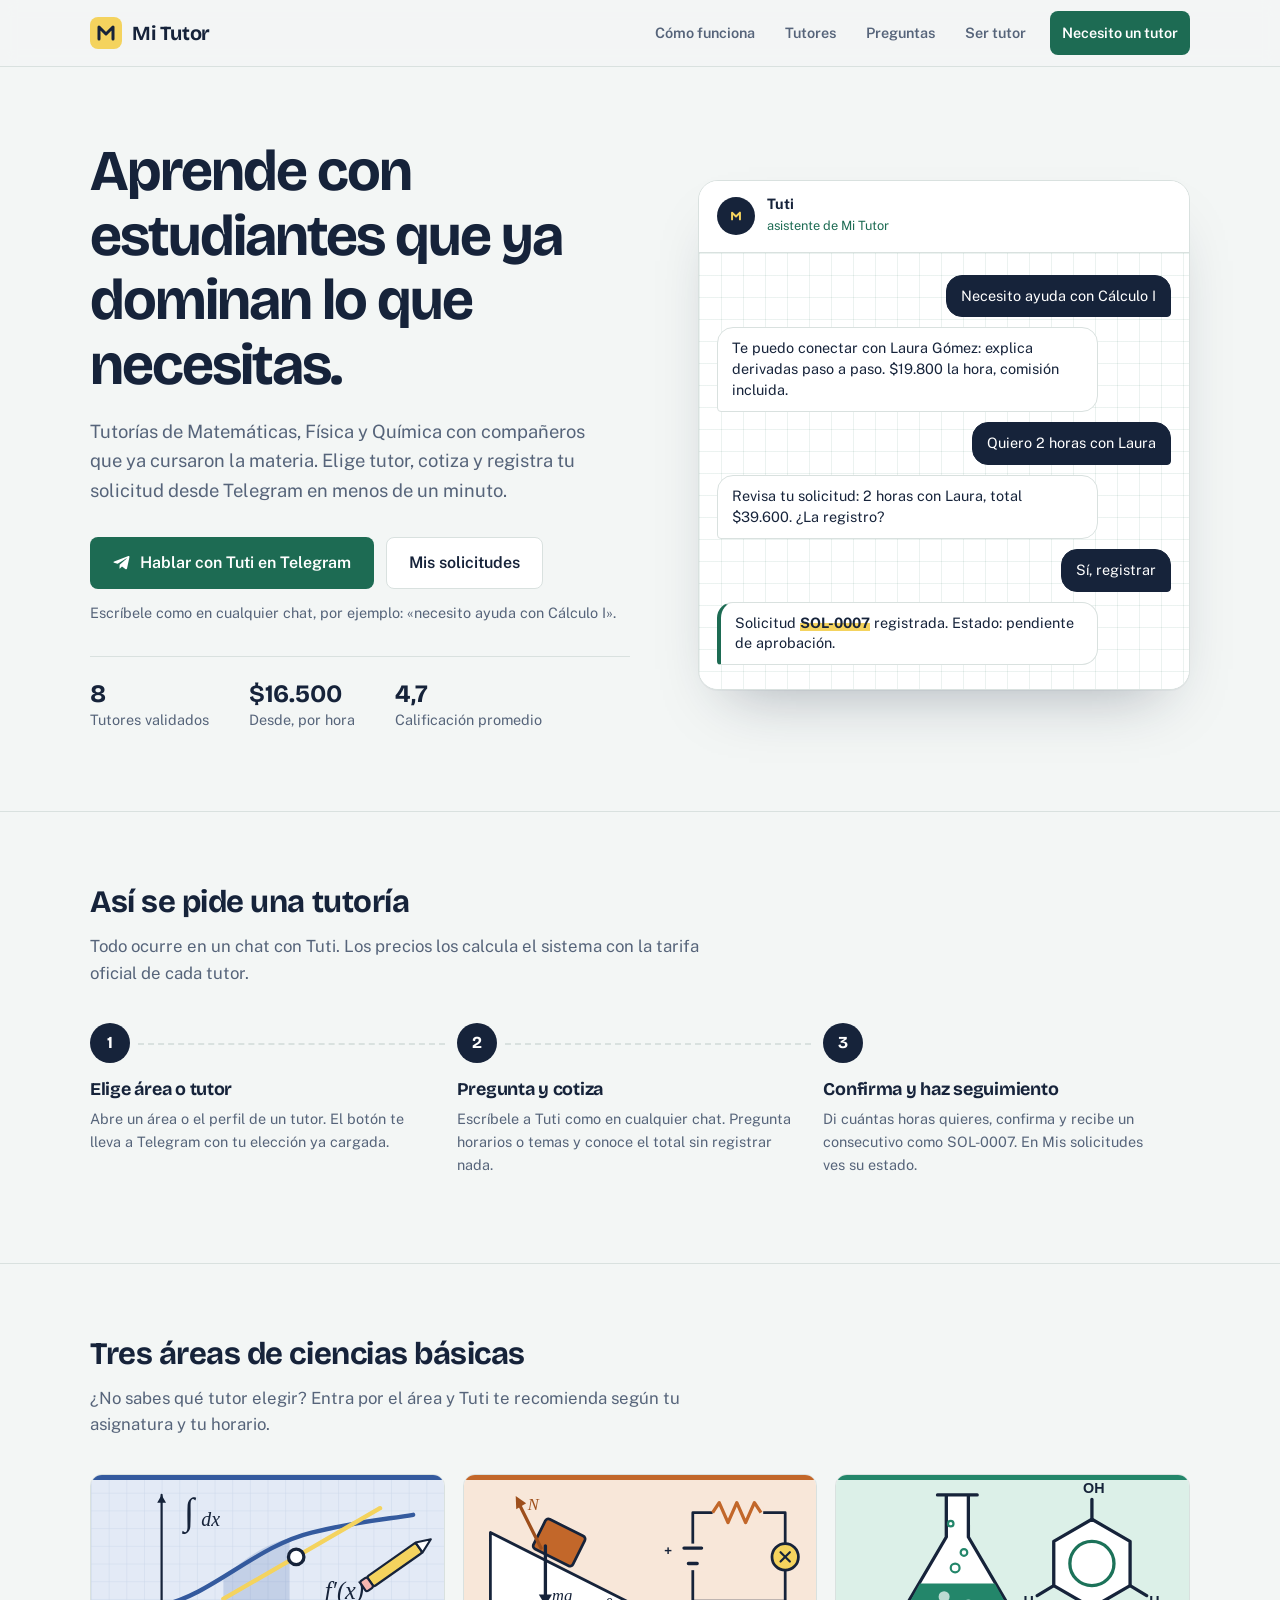
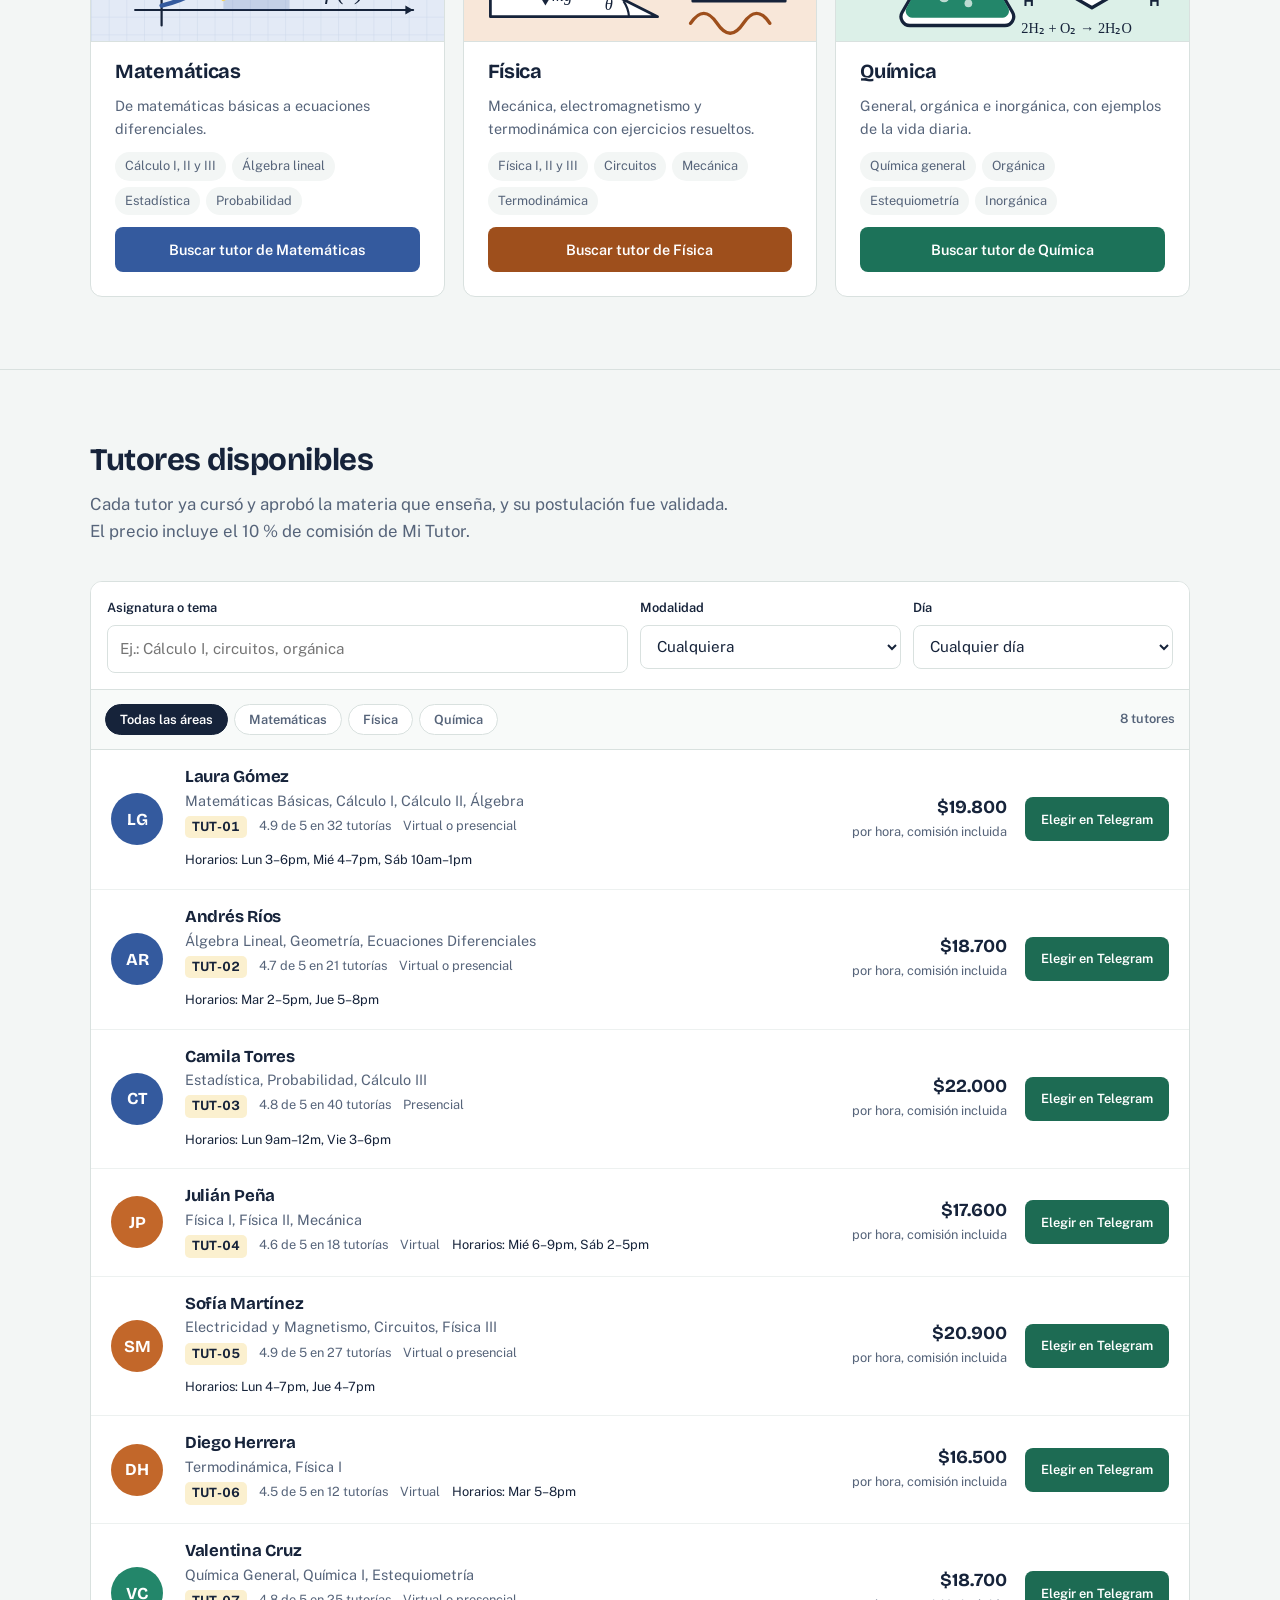
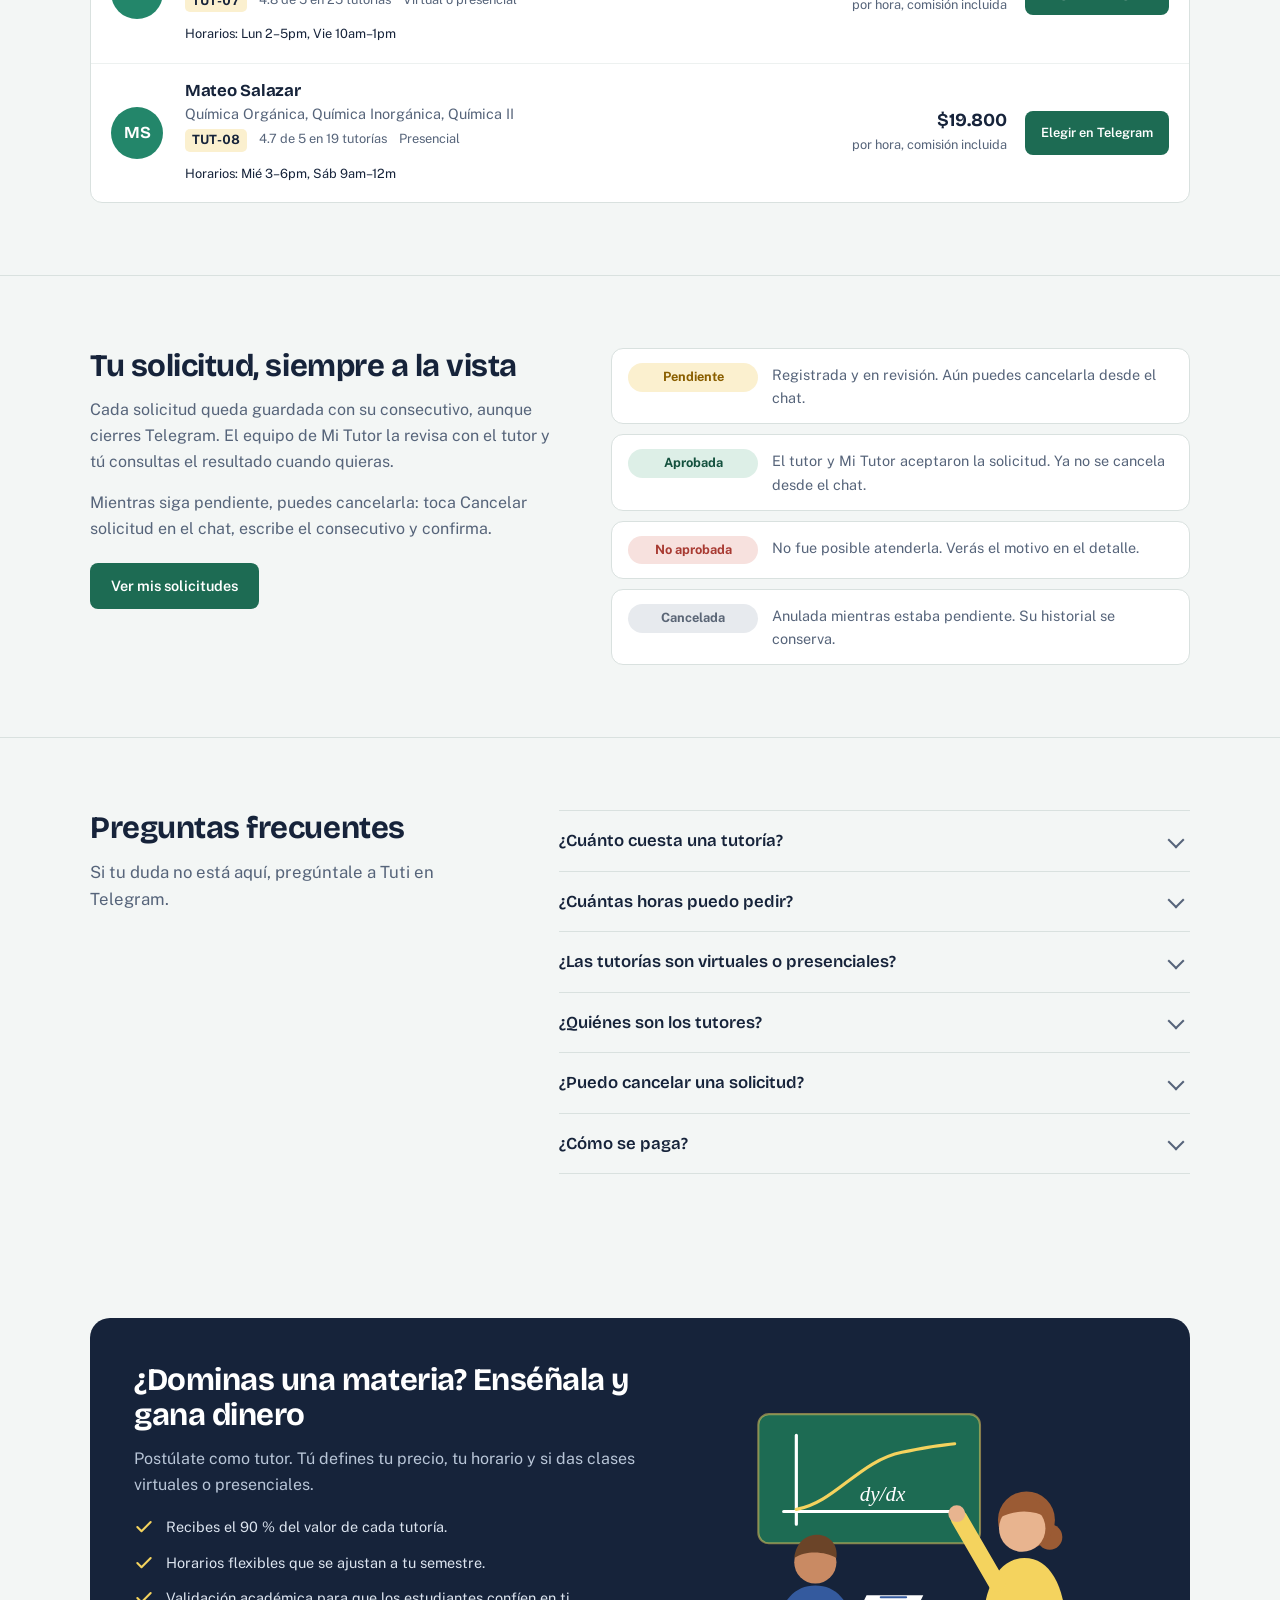
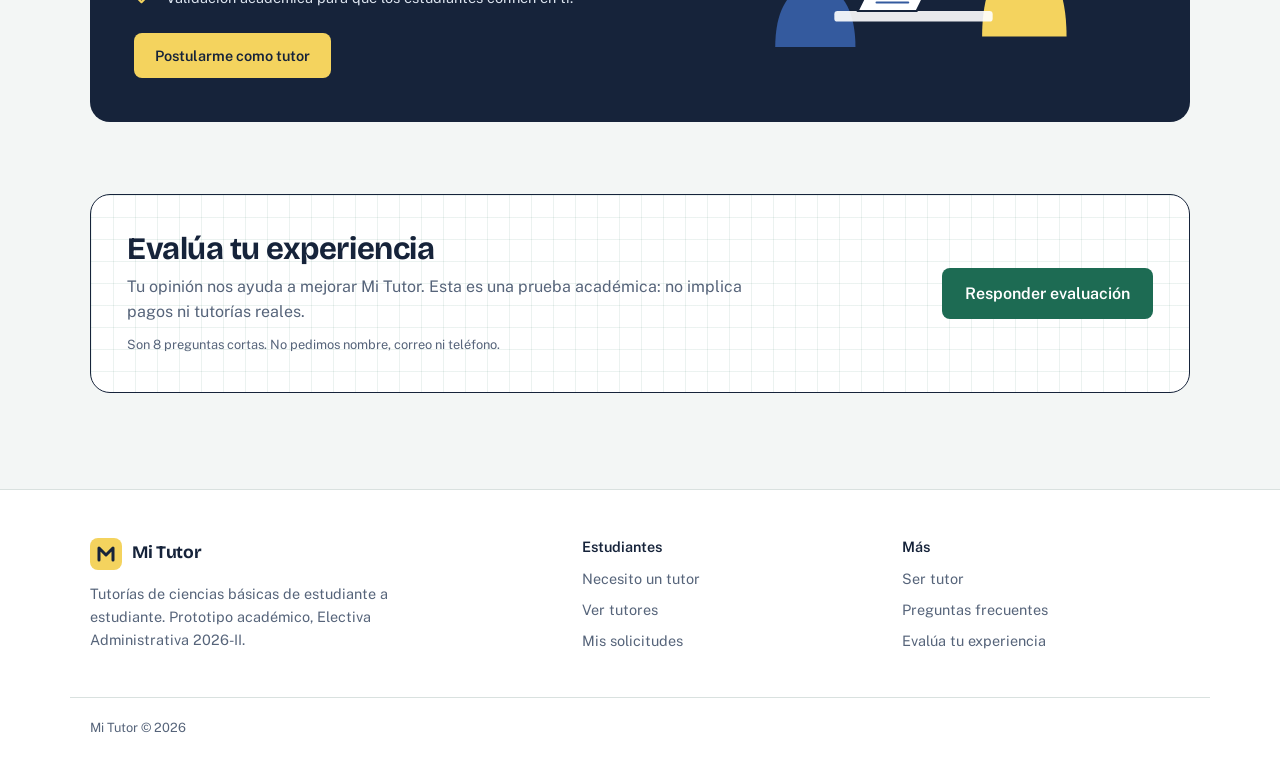
<file: index.html>
<!DOCTYPE html>
<html lang="es">
<head>
<meta charset="UTF-8" />
<meta name="viewport" content="width=device-width, initial-scale=1.0" />
<title>Mi Tutor — Tutorías de ciencias básicas entre estudiantes</title>
<meta name="description" content="Tutorías de Matemáticas, Física y Química con estudiantes que ya dominan la materia. Cotiza y solicita por Telegram." />
<link rel="icon" href="assets/img/favicon.svg" type="image/svg+xml" />
<link rel="preconnect" href="https://fonts.googleapis.com">
<link rel="preconnect" href="https://fonts.gstatic.com" crossorigin>
<link href="https://fonts.googleapis.com/css2?family=Bricolage+Grotesque:opsz,wght@12..96,600;12..96,700;12..96,800&family=Public+Sans:wght@400;500;600;700&display=swap" rel="stylesheet">
<link rel="stylesheet" href="css/styles.css" />
</head>
<body>
<a class="saltar" href="#contenido">Saltar al contenido</a>

<header class="encabezado">
  <div class="contenedor">
    <a href="index.html" class="logo" aria-label="Mi Tutor, inicio">
      <svg viewBox="0 0 32 32" aria-hidden="true"><rect width="32" height="32" rx="8" fill="#F4D35E"/><path d="M9 22V10l7 7 7-7v12" fill="none" stroke="#16233A" stroke-width="3" stroke-linecap="round" stroke-linejoin="round"/></svg>
      Mi Tutor
    </a>
    <button type="button" class="menu-boton" aria-expanded="false" aria-controls="menu-principal">
      <svg viewBox="0 0 24 24" aria-hidden="true"><path d="M4 7h16M4 12h16M4 17h16" stroke="currentColor" stroke-width="2" stroke-linecap="round"/></svg>
      <span>Menú</span>
    </button>
    <nav class="navegacion" id="menu-principal" aria-label="Principal">
      <a href="#como-funciona">Cómo funciona</a>
      <a href="#tutores">Tutores</a>
      <a href="#preguntas">Preguntas</a>
      <a href="tutor.html">Ser tutor</a>
      <a class="boton boton-sm" href="estudiante.html">Necesito un tutor</a>
    </nav>
  </div>
</header>

<main id="contenido" tabindex="-1">
  <!-- HERO -->
  <section class="hero" aria-labelledby="titulo-hero">
    <div class="contenedor hero-rejilla">
      <div>
        <h1 id="titulo-hero">Aprende con estudiantes que ya dominan lo que necesitas.</h1>
        <p class="entrada">Tutorías de Matemáticas, Física y Química con compañeros que ya cursaron la materia. Elige tutor, cotiza y registra tu solicitud desde Telegram en menos de un minuto.</p>

        <div class="hero-acciones">
          <a class="boton boton-grande" data-telegram="inicio" href="#">
            <svg viewBox="0 0 24 24" fill="currentColor" aria-hidden="true"><path d="M21.9 4.3 18.7 19.4c-.2 1-.9 1.3-1.8.8l-4.9-3.6-2.4 2.3c-.3.3-.5.5-1 .5l.3-5 9.1-8.2c.4-.4-.1-.6-.6-.2L6.2 13 1.4 11.5c-1-.3-1-1 .2-1.5l18.9-7.3c.9-.3 1.6.2 1.4 1.6Z"/></svg>
            Hablar con Tuti en Telegram
          </a>
          <!-- Mis solicitudes debajo del asistente (/start mis_pedidos) -->
          <a class="boton boton-suave boton-grande" data-telegram="mis_pedidos" href="#">Mis solicitudes</a>
        </div>
        <p class="ayuda-hero">Escríbele como en cualquier chat, por ejemplo: «necesito ayuda con Cálculo I».<span class="visualmente-oculto"> Los enlaces abren Telegram en una pestaña nueva.</span></p>

        <dl class="hero-datos">
          <div><dt>Tutores validados</dt><dd>8</dd></div>
          <div><dt>Desde, por hora</dt><dd>$16.500</dd></div>
          <div><dt>Calificación promedio</dt><dd>4,7</dd></div>
        </dl>
      </div>

      <figure class="ventana-chat" aria-label="Ejemplo de conversación con Tuti en Telegram">
        <div class="ventana-barra">
          <div class="avatar-bot" aria-hidden="true"><svg width="18" height="18" viewBox="0 0 32 32"><path d="M9 22V10l7 7 7-7v12" fill="none" stroke="#F4D35E" stroke-width="3.5" stroke-linecap="round" stroke-linejoin="round"/></svg></div>
          <div><strong>Tuti</strong><span>asistente de Mi Tutor</span></div>
        </div>
        <div class="chat cuadriculado">
          <p class="burbuja estudiante">Necesito ayuda con Cálculo I</p>
          <p class="burbuja bot">Te puedo conectar con Laura Gómez: explica derivadas paso a paso. $19.800 la hora, comisión incluida.</p>
          <p class="burbuja estudiante">Quiero 2 horas con Laura</p>
          <p class="burbuja bot">Revisa tu solicitud: 2 horas con Laura, total $39.600. ¿La registro?</p>
          <p class="burbuja estudiante">Sí, registrar</p>
          <p class="burbuja bot recibo">Solicitud <span class="marcado">SOL-0007</span> registrada. Estado: pendiente de aprobación.</p>
        </div>
        <figcaption class="visualmente-oculto">Conversación de ejemplo: el estudiante pide 2 horas de Cálculo I con Laura Gómez y recibe el consecutivo SOL-0007.</figcaption>
      </figure>
    </div>
  </section>

  <!-- CÓMO FUNCIONA -->
  <section class="seccion-pagina borde" id="como-funciona" aria-labelledby="titulo-pasos">
    <div class="contenedor">
      <div class="cabeza-seccion">
        <h2 id="titulo-pasos">Así se pide una tutoría</h2>
        <p>Todo ocurre en un chat con Tuti. Los precios los calcula el sistema con la tarifa oficial de cada tutor.</p>
      </div>
      <ol class="pasos">
        <li><h3>Elige área o tutor</h3><p>Abre un área o el perfil de un tutor. El botón te lleva a Telegram con tu elección ya cargada.</p></li>
        <li><h3>Pregunta y cotiza</h3><p>Escríbele a Tuti como en cualquier chat. Pregunta horarios o temas y conoce el total sin registrar nada.</p></li>
        <li><h3>Confirma y haz seguimiento</h3><p>Di cuántas horas quieres, confirma y recibe un consecutivo como SOL-0007. En Mis solicitudes ves su estado.</p></li>
      </ol>
    </div>
  </section>

  <!-- ÁREAS -->
  <section class="seccion-pagina borde" id="areas" aria-labelledby="titulo-areas">
    <div class="contenedor">
      <div class="cabeza-seccion">
        <h2 id="titulo-areas">Tres áreas de ciencias básicas</h2>
        <p>¿No sabes qué tutor elegir? Entra por el área y Tuti te recomienda según tu asignatura y tu horario.</p>
      </div>
      <div class="areas">
        <article class="area">
          <img class="area-ilustracion" src="assets/img/area-matematicas.svg" alt="" width="320" height="150" loading="lazy">
          <h3>Matemáticas</h3>
          <p>De matemáticas básicas a ecuaciones diferenciales.</p>
          <ul aria-label="Asignaturas de Matemáticas"><li>Cálculo I, II y III</li><li>Álgebra lineal</li><li>Estadística</li><li>Probabilidad</li></ul>
          <a class="boton" data-telegram="TUT-MAT" href="#">Buscar tutor de Matemáticas</a>
        </article>
        <article class="area fisica">
          <img class="area-ilustracion" src="assets/img/area-fisica.svg" alt="" width="320" height="150" loading="lazy">
          <h3>Física</h3>
          <p>Mecánica, electromagnetismo y termodinámica con ejercicios resueltos.</p>
          <ul aria-label="Asignaturas de Física"><li>Física I, II y III</li><li>Circuitos</li><li>Mecánica</li><li>Termodinámica</li></ul>
          <a class="boton" data-telegram="TUT-FIS" href="#">Buscar tutor de Física</a>
        </article>
        <article class="area quimica">
          <img class="area-ilustracion" src="assets/img/area-quimica.svg" alt="" width="320" height="150" loading="lazy">
          <h3>Química</h3>
          <p>General, orgánica e inorgánica, con ejemplos de la vida diaria.</p>
          <ul aria-label="Asignaturas de Química"><li>Química general</li><li>Orgánica</li><li>Estequiometría</li><li>Inorgánica</li></ul>
          <a class="boton" data-telegram="TUT-QUI" href="#">Buscar tutor de Química</a>
        </article>
      </div>
    </div>
  </section>

  <!-- CATÁLOGO DE TUTORES (códigos TUT-XX iguales a tutores.py) -->
  <section class="seccion-pagina borde" id="tutores" aria-labelledby="titulo-tutores">
    <div class="contenedor">
      <div class="cabeza-seccion">
        <h2 id="titulo-tutores">Tutores disponibles</h2>
        <p>Cada tutor ya cursó y aprobó la materia que enseña, y su postulación fue validada. El precio incluye el 10 % de comisión de Mi Tutor.</p>
      </div>
      <div class="directorio">
        <!-- MEJORA PROPIA C3S4: buscador de tutores por asignatura, modalidad y día -->
        <form class="buscador" id="buscador-tutores" role="search" aria-label="Buscar tutores" onsubmit="return false">
          <div class="buscador-campo buscador-texto">
            <label for="buscar-materia">Asignatura o tema</label>
            <input id="buscar-materia" type="search" list="lista-materias" placeholder="Ej.: Cálculo I, circuitos, orgánica" autocomplete="off">
            <datalist id="lista-materias"></datalist>
          </div>
          <div class="buscador-campo">
            <label for="buscar-modalidad">Modalidad</label>
            <select id="buscar-modalidad">
              <option value="">Cualquiera</option>
              <option value="virtual">Virtual</option>
              <option value="presencial">Presencial</option>
            </select>
          </div>
          <div class="buscador-campo">
            <label for="buscar-dia">Día</label>
            <select id="buscar-dia">
              <option value="">Cualquier día</option>
              <option value="lun">Lunes</option><option value="mar">Martes</option><option value="mie">Miércoles</option>
              <option value="jue">Jueves</option><option value="vie">Viernes</option><option value="sab">Sábado</option>
            </select>
          </div>
        </form>
        <div class="filtro-areas" role="group" aria-label="Filtrar tutores por área">
          <button type="button" data-filtro="todas" aria-pressed="true">Todas las áreas</button>
          <button type="button" data-filtro="matematicas" aria-pressed="false">Matemáticas</button>
          <button type="button" data-filtro="fisica" aria-pressed="false">Física</button>
          <button type="button" data-filtro="quimica" aria-pressed="false">Química</button>
          <span class="conteo" id="conteo-tutores" aria-live="polite"></span>
        </div>
        <div id="lista-directorio"></div>
        <div class="sin-resultados" id="sin-resultados" hidden>
          <p><strong>Ningún tutor coincide con esa búsqueda.</strong> Prueba otro día u otra modalidad, o escribe la asignatura con otras palabras.</p>
          <button type="button" class="boton boton-suave boton-sm" id="limpiar-busqueda">Limpiar búsqueda</button>
        </div>
      </div>
    </div>
  </section>

  <!-- SEGUIMIENTO -->
  <section class="seccion-pagina borde" id="seguimiento" aria-labelledby="titulo-seguimiento">
    <div class="contenedor seguimiento">
      <div>
        <h2 id="titulo-seguimiento">Tu solicitud, siempre a la vista</h2>
        <p>Cada solicitud queda guardada con su consecutivo, aunque cierres Telegram. El equipo de Mi Tutor la revisa con el tutor y tú consultas el resultado cuando quieras.</p>
        <p>Mientras siga pendiente, puedes cancelarla: toca Cancelar solicitud en el chat, escribe el consecutivo y confirma.</p>
        <div class="acciones-seguimiento">
          <a class="boton" data-telegram="mis_pedidos" href="#">Ver mis solicitudes</a>
        </div>
      </div>
      <ul class="estados" aria-label="Estados de una solicitud">
        <li><span class="pastilla pendiente">Pendiente</span>Registrada y en revisión. Aún puedes cancelarla desde el chat.</li>
        <li><span class="pastilla aprobado">Aprobada</span>El tutor y Mi Tutor aceptaron la solicitud. Ya no se cancela desde el chat.</li>
        <li><span class="pastilla no-aprobado">No aprobada</span>No fue posible atenderla. Verás el motivo en el detalle.</li>
        <li><span class="pastilla cancelado">Cancelada</span>Anulada mientras estaba pendiente. Su historial se conserva.</li>
      </ul>
    </div>
  </section>

  <!-- PREGUNTAS FRECUENTES (mismo contenido que conoce Tuti) -->
  <section class="seccion-pagina borde" id="preguntas" aria-labelledby="titulo-preguntas">
    <div class="contenedor preguntas">
      <div class="cabeza-seccion">
        <h2 id="titulo-preguntas">Preguntas frecuentes</h2>
        <p>Si tu duda no está aquí, pregúntale a Tuti en Telegram.</p>
      </div>
      <div class="acordeon">
        <details><summary>¿Cuánto cuesta una tutoría?</summary><p>Cada tutor define su precio por hora, entre $15.000 y $20.000. A ese valor se suma la comisión del 10 % de Mi Tutor. Por ejemplo, 1 hora con un tutor de $18.000 cuesta $19.800.</p></details>
        <details><summary>¿Cuántas horas puedo pedir?</summary><p>Horas enteras, hasta lo que dure el horario que elijas: si el tutor atiende «Lun 3–6pm», puedes pedir de 1 a 3 horas ese día. El total es horas × (precio por hora del tutor + 10 %).</p></details>
        <details><summary>¿Las tutorías son virtuales o presenciales?</summary><p>Depende del tutor: algunos solo dan clases virtuales, otros solo presenciales y otros ambas. La modalidad aparece en cada perfil.</p></details>
        <details><summary>¿Quiénes son los tutores?</summary><p>Estudiantes universitarios que ya cursaron y dominan la materia. Su postulación se valida antes de aparecer en Mi Tutor.</p></details>
        <details><summary>¿Puedo cancelar una solicitud?</summary><p>Sí, mientras esté pendiente. En el chat toca Cancelar solicitud, escribe el consecutivo (por ejemplo SOL-0007) y confirma con Sí.</p></details>
        <details><summary>¿Cómo se paga?</summary><p>Mi Tutor es un prototipo académico y por ahora no procesa pagos en línea. La solicitud registra la tutoría y su valor para que el equipo la revise.</p></details>
      </div>
    </div>
  </section>

  <!-- SER TUTOR -->
  <section class="seccion-pagina" aria-labelledby="titulo-ser-tutor">
    <div class="contenedor">
      <div class="banda-tutor">
        <div>
          <h2 id="titulo-ser-tutor">¿Dominas una materia? Enséñala y gana dinero</h2>
          <p>Postúlate como tutor. Tú defines tu precio, tu horario y si das clases virtuales o presenciales.</p>
          <ul>
            <li><svg viewBox="0 0 24 24" fill="none" stroke="#F4D35E" stroke-width="2.5" stroke-linecap="round" stroke-linejoin="round" aria-hidden="true"><path d="M20 6 9 17l-5-5"/></svg>Recibes el 90 % del valor de cada tutoría.</li>
            <li><svg viewBox="0 0 24 24" fill="none" stroke="#F4D35E" stroke-width="2.5" stroke-linecap="round" stroke-linejoin="round" aria-hidden="true"><path d="M20 6 9 17l-5-5"/></svg>Horarios flexibles que se ajustan a tu semestre.</li>
            <li><svg viewBox="0 0 24 24" fill="none" stroke="#F4D35E" stroke-width="2.5" stroke-linecap="round" stroke-linejoin="round" aria-hidden="true"><path d="M20 6 9 17l-5-5"/></svg>Validación académica para que los estudiantes confíen en ti.</li>
          </ul>
          <a class="boton boton-claro" href="tutor.html">Postularme como tutor</a>
        </div>
        <img class="banda-ilustracion" src="assets/img/ser-tutor.svg" alt="Una tutora explica una derivada en el tablero a un estudiante" width="360" height="240" loading="lazy">
      </div>
    </div>
  </section>

  <!-- CORTE 03: evaluación del usuario -->
  <section class="seccion-pagina" style="padding-top:0">
    <div class="contenedor">
      <section id="evaluanos" class="evaluacion-mvp cuadriculado" aria-labelledby="titulo-evaluacion">
        <div>
          <h2 id="titulo-evaluacion">Evalúa tu experiencia</h2>
          <p>Tu opinión nos ayuda a mejorar Mi Tutor. Esta es una prueba académica: no implica pagos ni tutorías reales.</p>
          <p class="nota">Son 8 preguntas cortas. No pedimos nombre, correo ni teléfono.</p>
        </div>
        <!-- El enlace se configura en js/app.js (MT_FORMULARIO) -->
        <a class="boton boton-grande" data-formulario href="https://docs.google.com/forms/d/e/1FAIpQLSffaPs3clTbqdqUvY3jMdMLyRy0T6xYu6D17mGsudJDkME16Q/viewform" target="_blank" rel="noopener noreferrer">Responder evaluación<span class="visualmente-oculto"> (abre en una pestaña nueva)</span></a>
      </section>
    </div>
  </section>
</main>

<footer class="pie">
  <div class="contenedor pie-rejilla">
    <div>
      <a href="index.html" class="logo logo-pie" aria-label="Mi Tutor, inicio">
        <svg viewBox="0 0 32 32" aria-hidden="true"><rect width="32" height="32" rx="8" fill="#F4D35E"/><path d="M9 22V10l7 7 7-7v12" fill="none" stroke="#16233A" stroke-width="3" stroke-linecap="round" stroke-linejoin="round"/></svg>
        Mi Tutor
      </a>
      <p>Tutorías de ciencias básicas de estudiante a estudiante. Prototipo académico, Electiva Administrativa 2026-II.</p>
    </div>
    <nav aria-label="Estudiantes">
      <h2>Estudiantes</h2>
      <a href="estudiante.html">Necesito un tutor</a>
      <a href="#tutores">Ver tutores</a>
      <a data-telegram="mis_pedidos" href="#">Mis solicitudes</a>
    </nav>
    <nav aria-label="Más">
      <h2>Más</h2>
      <a href="tutor.html">Ser tutor</a>
      <a href="#preguntas">Preguntas frecuentes</a>
      <a href="#evaluanos">Evalúa tu experiencia</a>
    </nav>
  </div>
  <div class="contenedor pie-legal">Mi Tutor © <span data-anio></span></div>
</footer>

<script src="js/app.js"></script>
<script>
  /* Directorio de tutores: filtro por área + buscador (mejora propia C3S4) */
  (function () {
    const lista = document.getElementById("lista-directorio");
    const conteo = document.getElementById("conteo-tutores");
    const vacio = document.getElementById("sin-resultados");
    const campoMateria = document.getElementById("buscar-materia");
    const campoModalidad = document.getElementById("buscar-modalidad");
    const campoDia = document.getElementById("buscar-dia");
    const norm = (t) => t.toLowerCase().normalize("NFD").replace(/[\u0300-\u036f]/g, "").trim();
    let area = "todas";

    /* Filas del catálogo, con los horarios visibles para poder elegir día. */
    MT_TUTORES.forEach((t) => {
      const fila = mtFilaTutor(t);
      const meta = fila.querySelector(".meta");
      const horarios = document.createElement("span");
      horarios.className = "horarios";
      horarios.textContent = "Horarios: " + t.disponibilidad.join(", ");
      meta.appendChild(horarios);
      lista.appendChild(fila);
    });

    /* Sugerencias del campo de búsqueda: todas las asignaturas que se dictan. */
    const materias = [...new Set(MT_TUTORES.flatMap((t) => t.asignaturas))].sort((a, b) => a.localeCompare(b, "es"));
    document.getElementById("lista-materias").innerHTML = materias.map((m) => `<option value="${mtEscapar(m)}">`).join("");

    function coincide(t) {
      if (area !== "todas" && t.area !== area) return false;
      const q = norm(campoMateria.value);
      if (q) {
        const texto = norm([t.nombre, ...t.asignaturas, MT_AREAS[t.area].label].join(" "));
        if (!q.split(/\s+/).every((palabra) => texto.includes(palabra))) return false;
      }
      const mod = campoModalidad.value;
      if (mod && t.modalidad !== mod && t.modalidad !== "ambas") return false;
      const dia = campoDia.value;
      if (dia && !t.disponibilidad.some((h) => norm(h).startsWith(dia))) return false;
      return true;
    }

    function aplicar() {
      let visibles = 0;
      lista.querySelectorAll(".fila-tutor").forEach((fila, i) => {
        const ok = coincide(MT_TUTORES[i]);
        fila.hidden = !ok;
        fila.style.display = ok ? "" : "none";  /* .fila-tutor usa display:grid */
        if (ok) visibles++;
      });
      conteo.textContent = visibles === 1 ? "1 tutor" : visibles + " tutores";
      vacio.hidden = visibles > 0;
    }

    document.querySelectorAll("[data-filtro]").forEach((boton) => {
      boton.addEventListener("click", () => {
        area = boton.dataset.filtro;
        document.querySelectorAll("[data-filtro]").forEach((b) => b.setAttribute("aria-pressed", String(b === boton)));
        aplicar();
      });
    });
    [campoMateria, campoModalidad, campoDia].forEach((c) => c.addEventListener("input", aplicar));
    document.getElementById("limpiar-busqueda").addEventListener("click", () => {
      campoMateria.value = ""; campoModalidad.value = ""; campoDia.value = ""; area = "todas";
      document.querySelectorAll("[data-filtro]").forEach((b) => b.setAttribute("aria-pressed", String(b.dataset.filtro === "todas")));
      aplicar(); campoMateria.focus();
    });
    aplicar();
  })();
</script>
</body>
</html>
</file>
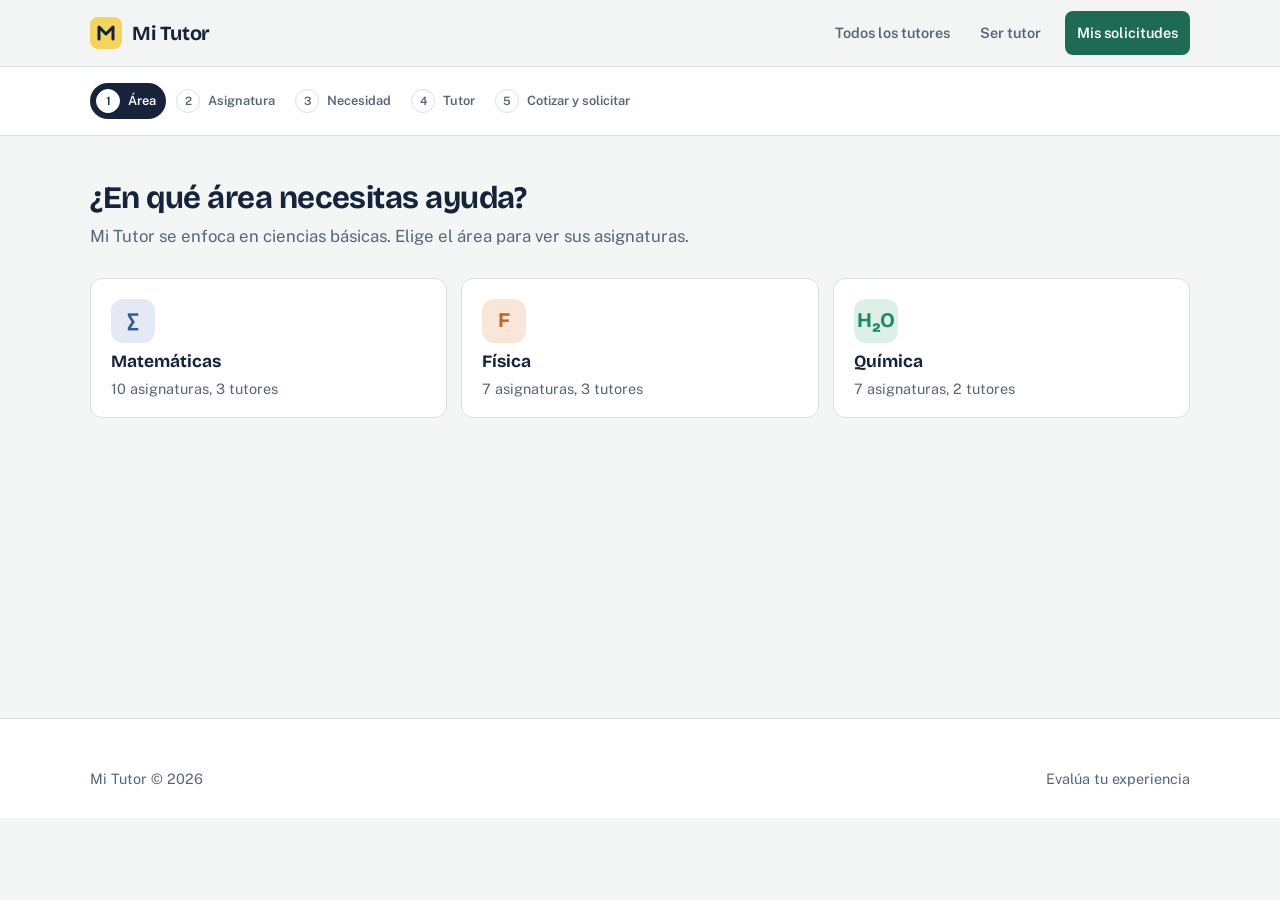
<file: estudiante.html>
<!DOCTYPE html>
<html lang="es">
<head>
<meta charset="UTF-8" />
<meta name="viewport" content="width=device-width, initial-scale=1.0" />
<title>Encuentra tu tutor — Mi Tutor</title>
<link rel="icon" href="assets/img/favicon.svg" type="image/svg+xml" />
<link rel="preconnect" href="https://fonts.googleapis.com">
<link rel="preconnect" href="https://fonts.gstatic.com" crossorigin>
<link href="https://fonts.googleapis.com/css2?family=Bricolage+Grotesque:opsz,wght@12..96,600;12..96,700;12..96,800&family=Public+Sans:wght@400;500;600;700&display=swap" rel="stylesheet">
<link rel="stylesheet" href="css/styles.css" />
</head>
<body>

<header class="encabezado">
  <div class="contenedor">
    <a href="index.html" class="logo" aria-label="Mi Tutor, inicio">
      <svg viewBox="0 0 32 32" aria-hidden="true"><rect width="32" height="32" rx="8" fill="#F4D35E"/><path d="M9 22V10l7 7 7-7v12" fill="none" stroke="#16233A" stroke-width="3" stroke-linecap="round" stroke-linejoin="round"/></svg>
      Mi Tutor
    </a>
    <nav class="navegacion" aria-label="Principal">
      <a href="index.html#tutores">Todos los tutores</a>
      <a href="tutor.html">Ser tutor</a>
      <button type="button" class="boton boton-sm" id="nav-mis-solicitudes">Mis solicitudes</button>
    </nav>
  </div>
</header>

<div class="flujo-cabecera">
  <div class="contenedor">
    <ol class="progreso" id="progreso" aria-label="Progreso">
      <li data-etapa="area">Área</li>
      <li data-etapa="asignatura">Asignatura</li>
      <li data-etapa="necesidad">Necesidad</li>
      <li data-etapa="tutores">Tutor</li>
      <li data-etapa="perfil">Cotizar y solicitar</li>
    </ol>
    <button type="button" class="boton-atras" id="btn-atras">Volver al paso anterior</button>
  </div>
</div>

<main class="flujo">
  <div class="contenedor">

    <section class="etapa" id="et-area" aria-labelledby="t-area">
      <h1 id="t-area">¿En qué área necesitas ayuda?</h1>
      <p class="intro">Mi Tutor se enfoca en ciencias básicas. Elige el área para ver sus asignaturas.</p>
      <div class="opciones" id="lista-areas"></div>
    </section>

    <section class="etapa" id="et-asignatura" aria-labelledby="t-asignatura">
      <h1 id="t-asignatura">Elige la asignatura</h1>
      <p class="intro">Así te mostramos primero a los tutores que la dominan.</p>
      <div class="chips" id="lista-asignaturas"></div>
    </section>

    <section class="etapa" id="et-necesidad" aria-labelledby="t-necesidad">
      <h1 id="t-necesidad">¿Qué tipo de ayuda buscas?</h1>
      <p class="intro" id="necesidad-contexto"></p>
      <div class="opciones cuatro" id="lista-necesidades"></div>
    </section>

    <section class="etapa" id="et-tema" aria-labelledby="t-tema">
      <h1 id="t-tema">¿Qué tema quieres reforzar?</h1>
      <p class="intro" id="tema-contexto"></p>
      <div class="chips" id="lista-temas"></div>
      <form class="campo" id="form-tema" style="margin-top:26px;max-width:520px">
        <label for="tema-otro">¿No está tu tema? Escríbelo</label>
        <div class="en-linea">
          <input type="text" id="tema-otro" placeholder="Ej.: regla de la cadena" required />
          <button class="boton boton-secundario" type="submit">Continuar</button>
        </div>
      </form>
    </section>

    <section class="etapa" id="et-tutores" aria-labelledby="t-tutores">
      <h1 id="t-tutores">Tutores para ti</h1>
      <p class="intro" id="tutores-contexto"></p>
      <div class="lista-tutores" id="lista-tutores"></div>
    </section>

    <section class="etapa" id="et-perfil" aria-labelledby="perfil-nombre">
      <div class="perfil">
        <div>
          <div class="perfil-cabeza">
            <div class="iniciales" id="perfil-iniciales" aria-hidden="true"></div>
            <div>
              <h1 id="perfil-nombre"></h1>
              <p id="perfil-sub"></p>
            </div>
          </div>
          <p class="cita" id="perfil-descripcion"></p>
          <dl class="datos">
            <div><dt>Materias que domina</dt><dd id="perfil-materias"></dd></div>
            <div><dt>Experiencia</dt><dd id="perfil-experiencia"></dd></div>
            <div><dt>Modalidad</dt><dd id="perfil-modalidad"></dd></div>
            <div><dt>Horarios</dt><dd id="perfil-horarios"></dd></div>
            <div><dt>Tutorías realizadas</dt><dd id="perfil-tutorias"></dd></div>
            <div><dt>Código del tutor</dt><dd><span class="codigo" id="perfil-codigo"></span></dd></div>
          </dl>
        </div>

        <aside class="cotizador cuadriculado" aria-labelledby="t-cotizar">
          <h2 id="t-cotizar">Cotiza tu tutoría</h2>
          <p>Elige las horas. El cálculo es el mismo que hace Tuti en Telegram.</p>
          <div class="horas" role="group" aria-label="Horas de tutoría" id="selector-horas">
            <button type="button" data-horas="1" aria-pressed="true">1 h</button>
            <button type="button" data-horas="2" aria-pressed="false">2 h</button>
            <button type="button" data-horas="3" aria-pressed="false">3 h</button>
            <button type="button" data-horas="4" aria-pressed="false">4 h</button>
          </div>
          <dl class="desglose">
            <div><dt>Valor del tutor</dt><dd id="cot-subtotal"></dd></div>
            <div><dt>Comisión Mi Tutor (10 %)</dt><dd id="cot-comision"></dd></div>
            <div class="total"><dt>Total</dt><dd id="cot-total" aria-live="polite"></dd></div>
          </dl>
          <a class="boton boton-bloque" id="btn-telegram-tutor" href="#" target="_blank" rel="noopener">
            <svg viewBox="0 0 24 24" fill="currentColor" aria-hidden="true"><path d="M21.9 4.3 18.7 19.4c-.2 1-.9 1.3-1.8.8l-4.9-3.6-2.4 2.3c-.3.3-.5.5-1 .5l.3-5 9.1-8.2c.4-.4-.1-.6-.6-.2L6.2 13 1.4 11.5c-1-.3-1-1 .2-1.5l18.9-7.3c.9-.3 1.6.2 1.4 1.6Z"/></svg>
            Solicitar en Telegram
          </a>
          <p class="nota" id="cot-nota"></p>
        </aside>
      </div>
    </section>

    <section class="etapa" id="et-mis-solicitudes" aria-labelledby="t-mis">
      <h1 id="t-mis">Mis solicitudes</h1>
      <p class="intro">Tus solicitudes se guardan en Mi Tutor, no en este navegador. Las consultas desde Telegram, en cualquier dispositivo.</p>
      <div class="tarjeta-info">
        <ol>
          <li>Pulsa el botón y abre el chat con Tuti (pulsa Iniciar si Telegram lo pide).</li>
          <li>Verás tus últimas solicitudes con su consecutivo, estado y total.</li>
          <li>Escribe <strong>/pedido SOL-0007</strong> (con tu consecutivo) para ver el detalle y el motivo de una decisión.</li>
          <li>Para anular una solicitud pendiente, pulsa Cancelar solicitud, escribe el consecutivo y confirma con Sí.</li>
        </ol>
        <a class="boton" data-telegram="mis_pedidos" href="https://t.me/MiTutorKevin_bot_bot?start=mis_pedidos">Abrir mis solicitudes en Telegram</a>
      </div>
    </section>

  </div>
</main>

<footer class="pie">
  <div class="contenedor">
    <span>Mi Tutor © <span data-anio></span></span>
    <span><a href="index.html#evaluanos">Evalúa tu experiencia</a></span>
  </div>
</footer>

<script src="js/app.js"></script>
<script src="js/estudiante.js"></script>
</body>
</html>
</file>
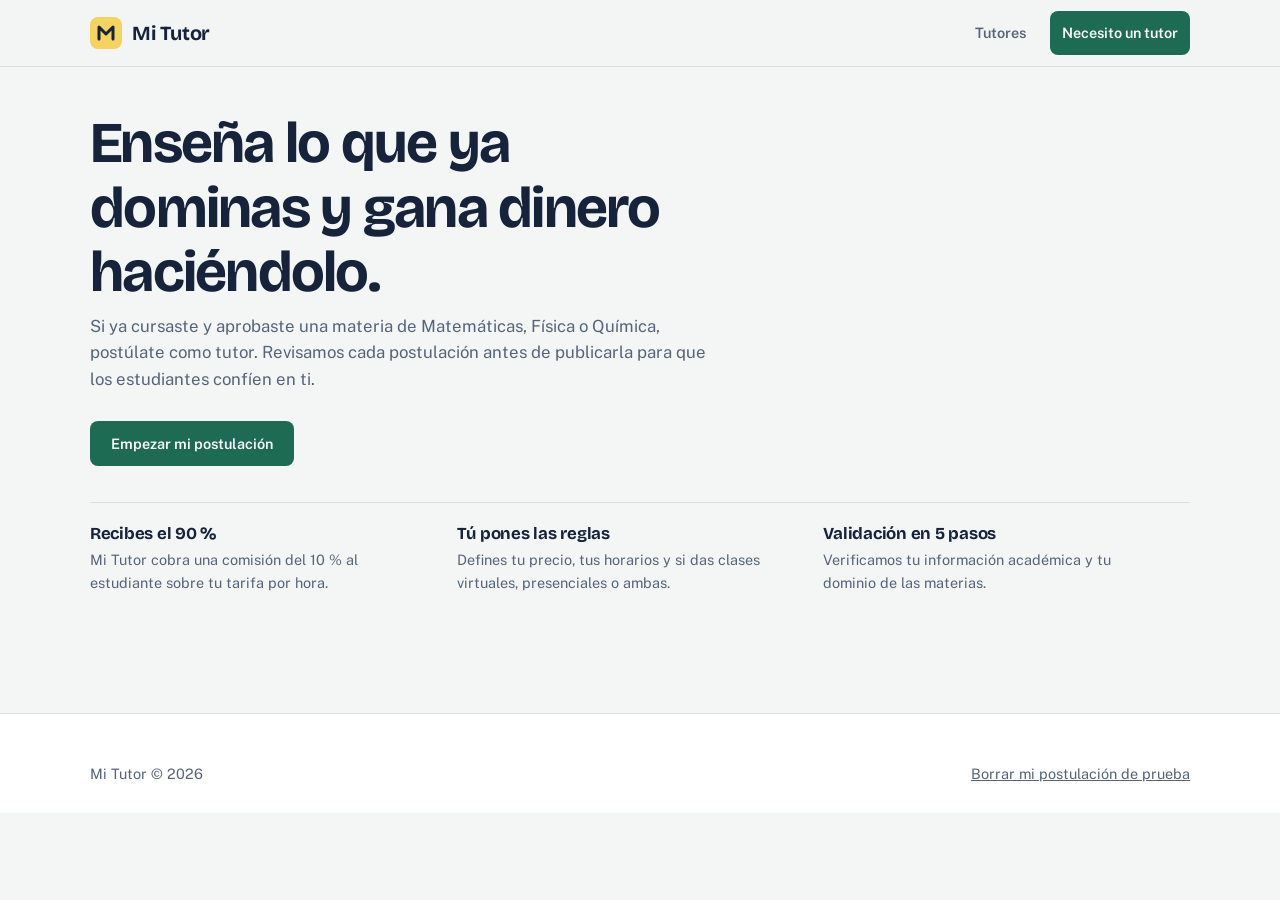
<file: tutor.html>
<!DOCTYPE html>
<html lang="es">
<head>
<meta charset="UTF-8" />
<meta name="viewport" content="width=device-width, initial-scale=1.0" />
<title>Sé tutor — Mi Tutor</title>
<link rel="icon" href="assets/img/favicon.svg" type="image/svg+xml" />
<link rel="preconnect" href="https://fonts.googleapis.com">
<link rel="preconnect" href="https://fonts.gstatic.com" crossorigin>
<link href="https://fonts.googleapis.com/css2?family=Bricolage+Grotesque:opsz,wght@12..96,600;12..96,700;12..96,800&family=Public+Sans:wght@400;500;600;700&display=swap" rel="stylesheet">
<link rel="stylesheet" href="css/styles.css" />
</head>
<body>

<header class="encabezado">
  <div class="contenedor">
    <a href="index.html" class="logo" aria-label="Mi Tutor, inicio">
      <svg viewBox="0 0 32 32" aria-hidden="true"><rect width="32" height="32" rx="8" fill="#F4D35E"/><path d="M9 22V10l7 7 7-7v12" fill="none" stroke="#16233A" stroke-width="3" stroke-linecap="round" stroke-linejoin="round"/></svg>
      Mi Tutor
    </a>
    <nav class="navegacion" aria-label="Principal">
      <a href="index.html#tutores">Tutores</a>
      <button type="button" id="nav-mi-panel" hidden>Mi panel</button>
      <a class="boton boton-sm" href="estudiante.html">Necesito un tutor</a>
    </nav>
  </div>
</header>

<main class="flujo">
  <div class="contenedor">

    <!-- 1. INTRO -->
    <section class="etapa" id="et-intro" aria-labelledby="t-intro">
      <h1 id="t-intro" style="font-size:var(--t-3xl);max-width:16ch;letter-spacing:-.03em">Enseña lo que ya dominas y gana dinero haciéndolo.</h1>
      <p class="intro">Si ya cursaste y aprobaste una materia de Matemáticas, Física o Química, postúlate como tutor. Revisamos cada postulación antes de publicarla para que los estudiantes confíen en ti.</p>
      <button type="button" class="boton" id="btn-postularme">Empezar mi postulación</button>
      <div class="beneficios">
        <div><h3>Recibes el 90 %</h3><p>Mi Tutor cobra una comisión del 10 % al estudiante sobre tu tarifa por hora.</p></div>
        <div><h3>Tú pones las reglas</h3><p>Defines tu precio, tus horarios y si das clases virtuales, presenciales o ambas.</p></div>
        <div><h3>Validación en 5 pasos</h3><p>Verificamos tu información académica y tu dominio de las materias.</p></div>
      </div>
    </section>

    <!-- 2. POSTULACIÓN -->
    <section class="etapa" id="et-postulacion" aria-labelledby="t-post">
      <h1 id="t-post">Formulario de postulación</h1>
      <p class="intro">Prototipo académico: estos datos se guardan solo en este navegador y no se envían a ningún servidor.</p>
      <form class="formulario" id="form-postulacion" novalidate>
        <div class="rejilla-2">
          <div class="campo"><label for="p-nombre">Nombre completo</label><input id="p-nombre" autocomplete="name" required></div>
          <div class="campo"><label for="p-correo">Correo</label><input id="p-correo" type="email" autocomplete="email" required></div>
          <div class="campo"><label for="p-universidad">Universidad</label><input id="p-universidad" required></div>
          <div class="campo"><label for="p-programa">Programa académico</label><input id="p-programa" required></div>
          <div class="campo"><label for="p-semestre">Semestre</label>
            <select id="p-semestre" required><option value="">Selecciona</option>
              <option>3°</option><option>4°</option><option>5°</option><option>6°</option><option>7°</option>
              <option>8°</option><option>9°</option><option>10°</option><option>Egresado</option></select></div>
          <div class="campo"><label for="p-nivel">Nivel de dominio</label>
            <select id="p-nivel" required><option value="">Selecciona</option>
              <option>Intermedio</option><option>Avanzado</option><option>Experto</option></select></div>
        </div>
        <fieldset>
          <legend>Materias que dominas</legend>
          <div id="materias"></div>
          <p class="error-campo" id="error-materias" role="alert"></p>
        </fieldset>
        <div class="rejilla-2">
          <div class="campo"><label for="p-disponibilidad">Disponibilidad</label><input id="p-disponibilidad" placeholder="Ej.: lunes y miércoles en la tarde" required></div>
          <div class="campo"><label for="p-modalidad">Modalidad</label>
            <select id="p-modalidad"><option value="virtual">Virtual</option><option value="presencial">Presencial</option><option value="ambas" selected>Ambas</option></select></div>
        </div>
        <div class="campo"><label for="p-experiencia">Experiencia académica</label><span class="ayuda">Monitorías, notas destacadas, olimpiadas o tutorías previas.</span><textarea id="p-experiencia"></textarea></div>
        <div class="campo"><label for="p-motivacion">¿Por qué quieres ser tutor?</label><textarea id="p-motivacion" required></textarea></div>
        <p class="error-campo" id="error-form" role="alert"></p>
        <button type="submit" class="boton">Enviar postulación</button>
      </form>
    </section>

    <!-- 3. EVALUACIÓN -->
    <section class="etapa" id="et-evaluacion" aria-labelledby="t-eval">
      <h1 id="t-eval">Tu postulación está en revisión</h1>
      <p class="intro">Estos son los pasos antes de que tu perfil aparezca en Mi Tutor.</p>
      <ol class="linea-tiempo" id="linea-tiempo"></ol>
      <button type="button" class="boton boton-secundario" id="btn-avanzar">Simular siguiente paso</button>
      <button type="button" class="boton" id="btn-ir-panel" hidden>Ir a mi panel</button>
    </section>

    <!-- 4. PANEL -->
    <section class="etapa" id="et-panel" aria-labelledby="t-panel">
      <h1 id="t-panel">Panel del tutor</h1>
      <p class="intro">¡Postulación aprobada! Ajusta tu perfil público.</p>
      <div class="panel-rejilla">
        <form class="panel" id="form-perfil">
          <h2>Mi perfil</h2>
          <p id="panel-resumen" style="font-size:var(--t-sm)"></p>
          <div class="campo"><label for="panel-precio">Tarifa por hora (COP)</label><input type="number" id="panel-precio" min="5000" step="1000" required>
            <span class="ayuda" id="panel-precio-ayuda"></span></div>
          <div class="campo"><label for="panel-modalidad">Modalidad</label>
            <select id="panel-modalidad"><option value="virtual">Virtual</option><option value="presencial">Presencial</option><option value="ambas">Ambas</option></select></div>
          <div class="campo"><label for="panel-disponibilidad">Disponibilidad</label><input id="panel-disponibilidad"></div>
          <button class="boton boton-bloque" type="submit" id="btn-guardar">Guardar cambios</button>
        </form>
        <div class="panel">
          <h2>Cómo te llegan las solicitudes</h2>
          <p>Los estudiantes te eligen en la página o en Telegram y registran una solicitud con consecutivo (por ejemplo SOL-0007). El equipo de Mi Tutor la revisa contigo y la aprueba o la rechaza con un motivo.</p>
          <p>El estudiante ve la decisión en Mis solicitudes. Mientras la solicitud esté pendiente, él puede cancelarla.</p>
          <ul class="estados" style="margin-top:16px">
            <li><span class="pastilla pendiente">Pendiente</span>Esperando la revisión de Mi Tutor contigo.</li>
            <li><span class="pastilla aprobado">Aprobada</span>Coordina la sesión con el estudiante.</li>
          </ul>
        </div>
      </div>
    </section>

  </div>
</main>

<footer class="pie">
  <div class="contenedor">
    <span>Mi Tutor © <span data-anio></span></span>
    <button type="button" id="btn-reiniciar">Borrar mi postulación de prueba</button>
  </div>
</footer>

<script src="js/app.js"></script>
<script src="js/tutor.js"></script>
</body>
</html>
</file>
<file: css/styles.css>
/* =========================================================
   Mi Tutor — sistema visual v2 (Corte 03)
   Idea: el cuaderno cuadriculado del estudiante de ciencias.
   Papel frío con cuadrícula, tinta azul noche, verde pizarra
   y un resaltador amarillo que marca solo lo importante.
   Tipografía: Bricolage Grotesque (títulos) + Public Sans (texto).
   ========================================================= */
:root{
  --papel:#F3F6F5;
  --hoja:#FFFFFF;
  --tinta:#16233A;
  --tinta-suave:#56647A;
  --linea:#D9E1DF;
  --cuadricula:rgba(29,107,83,.085);

  --pizarra:#1D6B53;
  --pizarra-osc:#14513E;
  --pizarra-tinte:#DDEFE7;
  --resaltador:#F4D35E;
  --resaltador-tinte:#FBF0CF;

  --math:#345A9E;   --math-tinte:#E3EAF6;
  --physics:#C2672A; --physics-tinte:#F8E7D9;
  --chem:#23866A;   --chem-tinte:#DCF0E8;
  --alerta:#A83A32; --alerta-tinte:#F7E1DE;
  --gris:#5B6676;   --gris-tinte:#E7EAEE;

  --r-sm:8px; --r-md:12px; --r-lg:20px;
  --sombra:0 1px 0 rgba(22,35,58,.04), 0 12px 32px -18px rgba(22,35,58,.28);

  --f-titulo:"Bricolage Grotesque", "Public Sans", system-ui, sans-serif;
  --f-texto:"Public Sans", system-ui, -apple-system, "Segoe UI", sans-serif;

  /* Escala tipográfica (razón 1.25) */
  --t-xs:.8rem; --t-sm:.9rem; --t-md:1rem; --t-lg:1.25rem;
  --t-xl:1.563rem; --t-2xl:1.953rem; --t-3xl:clamp(2.2rem, 5vw, 3.6rem);
}

*{ box-sizing:border-box; }
html{ scroll-behavior:smooth; }
body{
  margin:0; font-family:var(--f-texto); font-size:var(--t-md); line-height:1.6;
  color:var(--tinta); background:var(--papel); -webkit-font-smoothing:antialiased;
}
img,svg{ display:block; max-width:100%; }
h1,h2,h3,h4{ font-family:var(--f-titulo); line-height:1.12; margin:0 0 .45em; letter-spacing:-.015em; font-weight:700; }
h2{ font-size:var(--t-2xl); }
h3{ font-size:var(--t-lg); }
p{ margin:0 0 1em; color:var(--tinta-suave); max-width:64ch; }
a{ color:var(--pizarra); }
button{ font-family:inherit; }
:focus-visible{ outline:3px solid var(--resaltador); outline-offset:2px; border-radius:4px; }
@media (prefers-reduced-motion: reduce){
  *,*::before,*::after{ animation:none !important; transition:none !important; scroll-behavior:auto !important; }
}
.contenedor{ max-width:1140px; margin:0 auto; padding:0 20px; }
.visualmente-oculto{ position:absolute; width:1px; height:1px; overflow:hidden; clip:rect(0 0 0 0); white-space:nowrap; }
.cuadriculado{
  background-color:var(--hoja);
  background-image:
    linear-gradient(var(--cuadricula) 1px, transparent 1px),
    linear-gradient(90deg, var(--cuadricula) 1px, transparent 1px);
  background-size:22px 22px;
}

/* ---------- Encabezado ---------- */
.encabezado{
  position:sticky; top:0; z-index:50;
  background:rgba(243,246,245,.9); backdrop-filter:blur(8px);
  border-bottom:1px solid var(--linea);
}
.encabezado .contenedor{ display:flex; align-items:center; justify-content:space-between; gap:16px; height:66px; }
.logo{ display:flex; align-items:center; gap:10px; text-decoration:none; color:var(--tinta);
  font-family:var(--f-titulo); font-weight:700; font-size:1.25rem; letter-spacing:-.02em; }
.logo svg{ width:32px; height:32px; }
.navegacion{ display:flex; align-items:center; gap:6px; }
.navegacion a, .navegacion button{
  text-decoration:none; color:var(--tinta-suave); font-weight:600; font-size:var(--t-sm);
  padding:8px 12px; border-radius:var(--r-sm); background:none; border:0; cursor:pointer;
}
.navegacion a:hover, .navegacion button:hover{ color:var(--tinta); background:rgba(22,35,58,.05); }
.navegacion a[aria-current="page"]{ color:var(--tinta); }
.navegacion .boton{ color:#fff; background:var(--pizarra); margin-left:6px; }
.navegacion .boton:hover{ color:#fff; background:var(--pizarra-osc); }

/* ---------- Botones ---------- */
.boton{
  display:inline-flex; align-items:center; justify-content:center; gap:9px;
  font:600 var(--t-sm)/1.2 var(--f-texto); padding:13px 20px; border-radius:var(--r-sm);
  border:1.5px solid transparent; cursor:pointer; text-decoration:none;
  background:var(--pizarra); color:#fff; transition:background .15s ease, border-color .15s ease;
}
.boton:hover{ background:var(--pizarra-osc); }
.boton:active{ transform:translateY(1px); }
.boton svg{ width:18px; height:18px; flex:none; }
.boton-secundario{ background:transparent; color:var(--tinta); border-color:var(--tinta); }
.boton-secundario:hover{ background:var(--tinta); color:#fff; }
.boton-suave{ background:var(--hoja); color:var(--tinta); border-color:var(--linea); }
.boton-suave:hover{ background:var(--hoja); border-color:var(--tinta); }
.boton-claro{ background:var(--resaltador); color:var(--tinta); }
.boton-claro:hover{ background:#EBC53F; }
.boton-sm{ padding:10px 15px; font-size:var(--t-xs); min-height:40px; }
.boton-grande{ padding:15px 22px; font-size:var(--t-md); min-height:52px; }
.boton-bloque{ width:100%; }

/* ---------- Hero ---------- */
.hero{ padding:72px 0 80px; }
.hero-rejilla{ display:grid; grid-template-columns:1.05fr .95fr; gap:64px; align-items:center; }
.hero h1{ font-size:var(--t-3xl); letter-spacing:-.035em; max-width:14ch; margin-bottom:20px; }
.hero .entrada{ font-size:1.15rem; max-width:46ch; }
.hero-acciones{ display:flex; flex-wrap:wrap; gap:12px; margin:32px 0 12px; }
.ayuda-hero{ font-size:var(--t-sm); margin:0 0 32px; }
.hero-datos{ display:flex; gap:40px; flex-wrap:wrap; padding-top:24px; border-top:1px solid var(--linea); max-width:540px; margin:0; }
.hero-datos div{ display:flex; flex-direction:column-reverse; }
.hero-datos dt{ font-size:var(--t-sm); color:var(--tinta-suave); }
.hero-datos dd{ margin:0; font:700 var(--t-xl)/1.1 var(--f-titulo); color:var(--tinta); }

/* Ventana de chat con la conversación real del bot */
.ventana-chat{
  margin:0; border-radius:var(--r-lg); border:1px solid var(--linea); background:var(--hoja);
  box-shadow:0 1px 0 rgba(22,35,58,.04), 0 30px 60px -30px rgba(22,35,58,.35); overflow:hidden;
}
.ventana-barra{ display:flex; align-items:center; gap:12px; padding:14px 18px; border-bottom:1px solid var(--linea); background:var(--hoja); }
.ventana-barra .avatar-bot{ width:38px; height:38px; border-radius:50%; background:var(--tinta); display:grid; place-items:center; flex:none; }
.ventana-barra strong{ display:block; font-size:var(--t-sm); line-height:1.2; }
.ventana-barra span{ font-size:var(--t-xs); color:var(--pizarra); }
.chat{ display:flex; flex-direction:column; gap:10px; padding:22px 18px 24px; }
.burbuja{
  max-width:84%; margin:0; padding:10px 14px; border-radius:16px; font-size:.9rem; line-height:1.45;
  background:var(--hoja); border:1px solid var(--linea); color:var(--tinta);
  animation:aparecer .4s ease backwards;
}
.burbuja.estudiante{ align-self:flex-end; background:var(--tinta); color:#fff; border-color:var(--tinta); border-bottom-right-radius:4px; }
.burbuja.bot{ border-bottom-left-radius:4px; }
.burbuja .marcado{ background:linear-gradient(transparent 55%, var(--resaltador) 55%); font-weight:700; }
.burbuja.recibo{ border-left:4px solid var(--pizarra); }
.burbuja:nth-child(1){ animation-delay:.15s; } .burbuja:nth-child(2){ animation-delay:.55s; }
.burbuja:nth-child(3){ animation-delay:.95s; } .burbuja:nth-child(4){ animation-delay:1.35s; }
.burbuja:nth-child(5){ animation-delay:1.75s; } .burbuja:nth-child(6){ animation-delay:2.15s; }
@keyframes aparecer{ from{ opacity:0; transform:translateY(6px); } to{ opacity:1; transform:none; } }

/* ---------- Secciones ---------- */
.seccion-pagina{ padding:72px 0; }
.seccion-pagina.borde{ border-top:1px solid var(--linea); }
.cabeza-seccion{ max-width:640px; margin-bottom:36px; }
.cabeza-seccion p{ font-size:1.05rem; }

/* Pasos: es una secuencia real, por eso va numerada */
.pasos{ list-style:none; margin:0; padding:0; display:grid; grid-template-columns:repeat(3,1fr); gap:0; counter-reset:paso; }
.pasos li{ counter-increment:paso; padding:0 28px 0 0; position:relative; }
.pasos li::before{
  content:counter(paso); display:grid; place-items:center; width:40px; height:40px; border-radius:50%;
  background:var(--tinta); color:#fff; font:700 1.05rem var(--f-titulo); margin-bottom:16px;
  position:relative; z-index:1;
}
.pasos li:not(:last-child)::after{
  content:""; position:absolute; top:20px; left:48px; right:12px; border-top:2px dashed var(--linea);
}
.pasos h3{ font-size:1.12rem; }
.pasos p{ font-size:var(--t-sm); }

/* Áreas */
.areas{ display:grid; grid-template-columns:repeat(3,1fr); gap:18px; }
.area{
  --c:var(--math); --ct:var(--math-tinte);
  background:var(--hoja); border:1px solid var(--linea); border-radius:var(--r-md);
  padding:24px; display:flex; flex-direction:column; gap:12px; position:relative; overflow:hidden;
}
.area::before{ content:""; position:absolute; inset:0 0 auto 0; height:5px; background:var(--c); }
.area.fisica{ --c:var(--physics); --ct:var(--physics-tinte); }
.area.quimica{ --c:var(--chem); --ct:var(--chem-tinte); }
.area-simbolo{ width:52px; height:52px; border-radius:14px; background:var(--ct); color:var(--c);
  display:grid; place-items:center; font:700 1.6rem var(--f-titulo); }
.area h3{ margin:0; }
.area p{ font-size:var(--t-sm); margin:0; }
.area ul{ list-style:none; padding:0; margin:0; display:flex; flex-wrap:wrap; gap:6px; }
.area li{ font-size:var(--t-xs); padding:4px 10px; border-radius:99px; background:var(--papel); color:var(--tinta-suave); }
.area .boton{ margin-top:auto; background:var(--c); }
.area .boton:hover{ filter:brightness(.9); background:var(--c); }

/* Directorio de tutores (catálogo con códigos TUT-XX) */
.directorio{ background:var(--hoja); border:1px solid var(--linea); border-radius:var(--r-md); overflow:hidden; }
.filtro-areas{ display:flex; gap:6px; padding:14px; border-bottom:1px solid var(--linea); flex-wrap:wrap; background:#F8FAF9; }
.filtro-areas button{
  border:1px solid var(--linea); background:var(--hoja); border-radius:99px; padding:7px 14px;
  font-weight:600; font-size:var(--t-xs); color:var(--tinta-suave); cursor:pointer;
}
.filtro-areas button[aria-pressed="true"]{ background:var(--tinta); border-color:var(--tinta); color:#fff; }
.fila-tutor{
  display:grid; grid-template-columns:56px minmax(0,1.6fr) minmax(0,1fr) auto; gap:18px; align-items:center;
  padding:18px 20px; border-bottom:1px solid #EDF1F0;
}
.fila-tutor:last-child{ border-bottom:0; }
.iniciales{ width:52px; height:52px; border-radius:50%; display:grid; place-items:center; color:#fff;
  font:700 1.05rem var(--f-titulo); }
.fila-tutor h3{ font-size:1.05rem; margin:0 0 2px; }
.fila-tutor .materias{ font-size:var(--t-sm); color:var(--tinta-suave); margin:0; }
.fila-tutor .meta{ font-size:var(--t-xs); color:var(--tinta-suave); display:flex; gap:12px; flex-wrap:wrap; margin-top:4px; }
.codigo{ font-weight:700; color:var(--tinta); background:var(--resaltador-tinte); padding:1px 7px; border-radius:5px; font-variant-numeric:tabular-nums; }
.precio{ text-align:right; }
.precio strong{ display:block; font:700 1.15rem var(--f-titulo); }
.precio span{ font-size:var(--t-xs); color:var(--tinta-suave); }

/* Seguimiento y estados */
.seguimiento{ display:grid; grid-template-columns:.9fr 1.1fr; gap:48px; align-items:start; }
.estados{ list-style:none; margin:0; padding:0; display:grid; gap:10px; }
.estados li{ display:grid; grid-template-columns:130px 1fr; gap:14px; align-items:start; background:var(--hoja);
  border:1px solid var(--linea); border-radius:var(--r-md); padding:14px 16px; font-size:var(--t-sm); color:var(--tinta-suave); }
.pastilla{ display:inline-block; padding:4px 11px; border-radius:99px; font-size:var(--t-xs); font-weight:700; text-align:center; }
.pastilla.pendiente{ background:var(--resaltador-tinte); color:#8A5F00; }
.pastilla.aprobado{ background:var(--pizarra-tinte); color:var(--pizarra-osc); }
.pastilla.no-aprobado{ background:var(--alerta-tinte); color:var(--alerta); }
.pastilla.cancelado{ background:var(--gris-tinte); color:var(--gris); }
.acciones-seguimiento{ display:flex; gap:10px; flex-wrap:wrap; margin-top:22px; }

/* Banda para tutores */
.banda-tutor{ background:var(--tinta); color:#fff; border-radius:var(--r-lg); padding:44px; display:grid; grid-template-columns:1.3fr 1fr; gap:32px; align-items:center; }
.banda-tutor h2{ color:#fff; }
.banda-tutor p{ color:#B9C6D8; }
.banda-tutor ul{ list-style:none; margin:0; padding:0; display:grid; gap:12px; }
.banda-tutor li{ display:flex; gap:12px; align-items:flex-start; color:#DCE4EF; font-size:var(--t-sm); }
.banda-tutor li svg{ flex:none; width:20px; height:20px; margin-top:2px; }

/* NUEVO CORTE 03 · sección de validación «Evalúa tu experiencia» */
.evaluacion-mvp{
  border:1.5px solid var(--tinta); border-radius:var(--r-lg); padding:36px;
  display:grid; grid-template-columns:1fr auto; gap:28px; align-items:center;
}
.evaluacion-mvp h2{ margin-bottom:8px; }
.evaluacion-mvp p{ margin:0; }
.evaluacion-mvp .nota{ font-size:var(--t-xs); margin-top:10px; }
.evaluacion-mvp a{ white-space:nowrap; }

/* ---------- Pie ---------- */
.pie{ border-top:1px solid var(--linea); padding:48px 0 28px; margin-top:24px; font-size:var(--t-sm); color:var(--tinta-suave); background:var(--hoja); }
.pie .contenedor{ display:flex; justify-content:space-between; gap:16px; flex-wrap:wrap; }
.pie-rejilla.contenedor{ display:grid; grid-template-columns:1.6fr 1fr 1fr; gap:32px; }
.pie-rejilla p{ font-size:var(--t-sm); margin-top:12px; max-width:40ch; }
.pie nav{ display:flex; flex-direction:column; gap:8px; }
.pie nav h2{ font:600 var(--t-sm) var(--f-texto); color:var(--tinta); margin:0 0 4px; letter-spacing:0; }
.pie a{ color:var(--tinta-suave); text-decoration:none; }
.pie a:hover{ color:var(--tinta); text-decoration:underline; }
.logo-pie.logo{ color:var(--tinta); font-size:1.1rem; }
.pie-legal.contenedor{ border-top:1px solid var(--linea); margin-top:32px; padding-top:20px; font-size:var(--t-xs); }
.pie button{ background:none; border:0; color:var(--tinta-suave); text-decoration:underline; cursor:pointer; font:inherit; padding:0; }

/* =========================================================
   Flujo del estudiante (estudiante.html)
   ========================================================= */
.flujo-cabecera{ background:var(--hoja); border-bottom:1px solid var(--linea); }
.flujo-cabecera .contenedor{ display:flex; align-items:center; justify-content:space-between; gap:16px; padding-top:16px; padding-bottom:16px; flex-wrap:wrap; }
.progreso{ list-style:none; display:flex; gap:4px; margin:0; padding:0; counter-reset:etapa; flex-wrap:wrap; }
.progreso li{ counter-increment:etapa; display:flex; align-items:center; gap:8px; font-size:var(--t-xs); font-weight:600; color:var(--tinta-suave); padding:6px 10px 6px 6px; border-radius:99px; }
.progreso li::before{ content:counter(etapa); display:grid; place-items:center; width:22px; height:22px; border-radius:50%; border:1.5px solid var(--linea); font-size:.72rem; background:var(--hoja); }
.progreso li.hecha{ color:var(--tinta); }
.progreso li.hecha::before{ content:"✓"; background:var(--pizarra); border-color:var(--pizarra); color:#fff; }
.progreso li.actual{ background:var(--tinta); color:#fff; }
.progreso li.actual::before{ border-color:#fff; color:var(--tinta); background:#fff; }
.boton-atras{ background:none; border:0; color:var(--tinta-suave); font-weight:600; font-size:var(--t-sm); cursor:pointer; padding:6px 0; }
.boton-atras:hover{ color:var(--tinta); }

.flujo{ padding:44px 0 80px; min-height:62vh; }
.etapa{ display:none; }
.etapa.activa{ display:block; }
.etapa > h1{ font-size:var(--t-2xl); margin-bottom:8px; }
.etapa > .intro{ margin-bottom:28px; font-size:1.05rem; }

.opciones{ display:grid; gap:14px; grid-template-columns:repeat(3,1fr); }
.opciones.cuatro{ grid-template-columns:repeat(4,1fr); }
.opcion{
  --c:var(--pizarra); --ct:var(--pizarra-tinte);
  text-align:left; background:var(--hoja); border:1.5px solid var(--linea); border-radius:var(--r-md);
  padding:20px; cursor:pointer; display:flex; flex-direction:column; gap:8px; color:var(--tinta);
  transition:border-color .15s ease;
}
.opcion:hover{ border-color:var(--c); }
.opcion .area-simbolo{ background:var(--ct); color:var(--c); width:44px; height:44px; font-size:1.3rem; border-radius:12px; }
.opcion strong{ font:700 1.08rem var(--f-titulo); }
.opcion span{ font-size:var(--t-sm); color:var(--tinta-suave); }
.opcion.matematicas{ --c:var(--math); --ct:var(--math-tinte); }
.opcion.fisica{ --c:var(--physics); --ct:var(--physics-tinte); }
.opcion.quimica{ --c:var(--chem); --ct:var(--chem-tinte); }

.chips{ display:flex; flex-wrap:wrap; gap:10px; }
.chip{ border:1.5px solid var(--linea); background:var(--hoja); border-radius:99px; padding:10px 16px;
  font-size:var(--t-sm); font-weight:600; color:var(--tinta); cursor:pointer; }
.chip:hover{ border-color:var(--tinta); }

.campo{ display:flex; flex-direction:column; gap:6px; margin-bottom:16px; }
.campo label{ font-size:var(--t-sm); font-weight:600; }
.campo .ayuda{ font-size:var(--t-xs); color:var(--tinta-suave); }
input,select,textarea{
  font:inherit; font-size:.95rem; color:var(--tinta); padding:11px 12px; border:1.5px solid var(--linea);
  border-radius:var(--r-sm); background:var(--hoja); width:100%;
}
input:focus,select:focus,textarea:focus{ border-color:var(--pizarra); outline:none; box-shadow:0 0 0 3px var(--pizarra-tinte); }
textarea{ min-height:96px; resize:vertical; }
.en-linea{ display:flex; gap:10px; max-width:520px; }

/* Perfil + cotizador */
.perfil{ display:grid; grid-template-columns:minmax(0,1.35fr) minmax(300px,.9fr); gap:32px; align-items:start; }
.perfil-cabeza{ display:flex; gap:18px; align-items:center; margin-bottom:18px; }
.perfil-cabeza .iniciales{ width:76px; height:76px; font-size:1.5rem; }
.perfil-cabeza h1{ font-size:var(--t-2xl); margin:0 0 4px; }
.perfil-cabeza p{ margin:0; font-size:var(--t-sm); }
.cita{ font-size:1.1rem; color:var(--tinta); border-left:4px solid var(--resaltador); padding-left:16px; margin:0 0 24px; max-width:60ch; }
.datos{ display:grid; grid-template-columns:1fr 1fr; gap:0; border:1px solid var(--linea); border-radius:var(--r-md); background:var(--hoja); overflow:hidden; margin:0; }
.datos div{ padding:14px 16px; border-bottom:1px solid #EDF1F0; }
.datos div:nth-child(odd){ border-right:1px solid #EDF1F0; }
.datos dt{ font-size:var(--t-xs); color:var(--tinta-suave); margin-bottom:2px; }
.datos dd{ margin:0; font-weight:600; font-size:var(--t-sm); }

.cotizador{ position:sticky; top:90px; border:1px solid var(--linea); border-radius:var(--r-lg); padding:22px; box-shadow:var(--sombra); }
.cotizador h2{ font-size:var(--t-lg); margin-bottom:4px; }
.cotizador > p{ font-size:var(--t-sm); }
.horas{ display:grid; grid-template-columns:repeat(4,1fr); gap:6px; margin:6px 0 16px; }
.horas button{ border:1.5px solid var(--linea); background:var(--hoja); border-radius:var(--r-sm); padding:10px 0; font-weight:700; cursor:pointer; color:var(--tinta); }
.horas button[aria-pressed="true"]{ background:var(--tinta); color:#fff; border-color:var(--tinta); }
.desglose{ margin:0 0 16px; background:var(--hoja); border:1px solid var(--linea); border-radius:var(--r-md); padding:6px 14px; }
.desglose div{ display:flex; justify-content:space-between; padding:8px 0; font-size:var(--t-sm); border-bottom:1px dashed var(--linea); }
.desglose div:last-child{ border-bottom:0; }
.desglose dt{ color:var(--tinta-suave); }
.desglose dd{ margin:0; font-weight:600; font-variant-numeric:tabular-nums; }
.desglose .total dd{ font:700 1.25rem var(--f-titulo); color:var(--pizarra-osc); }
.cotizador .nota{ font-size:var(--t-xs); margin:10px 0 0; }

.lista-tutores{ display:grid; gap:12px; }
.tarjeta-tutor{ display:grid; grid-template-columns:56px 1fr auto; gap:16px; align-items:center; background:var(--hoja);
  border:1px solid var(--linea); border-radius:var(--r-md); padding:16px 18px; }
.tarjeta-tutor h3{ font-size:1.05rem; margin:0; }
.tarjeta-tutor p{ font-size:var(--t-sm); margin:2px 0 0; }

.vacio{ border:1.5px dashed var(--linea); border-radius:var(--r-lg); padding:36px 24px; text-align:center; color:var(--tinta-suave); }
.vacio p{ margin:0 auto 14px; }
.tarjeta-info{ background:var(--hoja); border:1px solid var(--linea); border-radius:var(--r-lg); padding:28px; max-width:720px; }
.tarjeta-info ol{ padding-left:20px; color:var(--tinta-suave); }
.tarjeta-info li{ margin-bottom:8px; }

/* =========================================================
   Página del tutor (tutor.html)
   ========================================================= */
.beneficios{ display:grid; grid-template-columns:repeat(3,1fr); gap:0; margin:36px 0 0; border-top:1px solid var(--linea); }
.beneficios div{ padding:22px 24px 0 0; }
.beneficios h3{ font-size:1.05rem; margin-bottom:4px; }
.beneficios p{ font-size:var(--t-sm); }
.formulario{ max-width:720px; background:var(--hoja); border:1px solid var(--linea); border-radius:var(--r-lg); padding:28px; }
.rejilla-2{ display:grid; grid-template-columns:1fr 1fr; gap:0 16px; }
fieldset{ border:1.5px solid var(--linea); border-radius:var(--r-md); padding:14px 16px; margin:0 0 16px; }
legend{ font-size:var(--t-sm); font-weight:600; padding:0 6px; }
.grupo-materias{ margin-bottom:10px; }
.grupo-materias h4{ font:600 var(--t-xs) var(--f-texto); color:var(--tinta-suave); margin:6px 0; }
.casillas{ display:flex; flex-wrap:wrap; gap:8px; }
.casilla{ position:relative; }
.casilla input{ position:absolute; opacity:0; width:1px; height:1px; }
.casilla span{ display:inline-block; border:1.5px solid var(--linea); border-radius:99px; padding:7px 13px; font-size:var(--t-xs); font-weight:600; cursor:pointer; background:var(--hoja); }
.casilla input:checked + span{ background:var(--tinta); color:#fff; border-color:var(--tinta); }
.casilla input:focus-visible + span{ outline:3px solid var(--resaltador); outline-offset:2px; }
.error-campo{ color:var(--alerta); font-size:var(--t-xs); font-weight:600; min-height:1em; margin:4px 0 0; }

.linea-tiempo{ list-style:none; margin:28px 0; padding:0; max-width:480px; }
.linea-tiempo li{ display:grid; grid-template-columns:32px 1fr; gap:14px; padding-bottom:20px; position:relative; }
.linea-tiempo li:not(:last-child)::after{ content:""; position:absolute; left:15px; top:34px; bottom:2px; width:2px; background:var(--linea); }
.linea-tiempo .punto{ width:32px; height:32px; border-radius:50%; border:2px solid var(--linea); background:var(--hoja); display:grid; place-items:center; font-weight:700; font-size:var(--t-xs); color:var(--tinta-suave); }
.linea-tiempo li.hecho .punto{ background:var(--pizarra); border-color:var(--pizarra); color:#fff; }
.linea-tiempo li.hecho:not(:last-child)::after{ background:var(--pizarra); }
.linea-tiempo li.actual .punto{ border-color:var(--tinta); color:var(--tinta); }
.linea-tiempo h3{ font-size:1rem; margin:4px 0 2px; }
.linea-tiempo p{ font-size:var(--t-sm); margin:0; }
.linea-tiempo li:not(.hecho):not(.actual) h3{ color:var(--tinta-suave); }

.panel-rejilla{ display:grid; grid-template-columns:320px 1fr; gap:24px; align-items:start; }
.panel{ background:var(--hoja); border:1px solid var(--linea); border-radius:var(--r-lg); padding:22px; }
.panel h2{ font-size:var(--t-lg); }

/* ---------- Responsive ---------- */
@media (max-width: 960px){
  .hero-rejilla, .seguimiento, .banda-tutor, .perfil, .panel-rejilla{ grid-template-columns:1fr; }
  .ventana-chat{ max-width:560px; }
  .pie-rejilla.contenedor{ grid-template-columns:1fr 1fr; }
  .pie-rejilla > div:first-child{ grid-column:1 / -1; }
  .cotizador{ position:static; }
  .areas, .opciones{ grid-template-columns:1fr 1fr; }
  .opciones.cuatro{ grid-template-columns:1fr 1fr; }
  .fila-tutor{ grid-template-columns:52px 1fr auto; }
  .fila-tutor .precio{ grid-column:2; text-align:left; }
  .fila-tutor .boton{ grid-column:3; grid-row:1 / span 2; }
}
@media (max-width: 720px){
  .menu-boton{ display:inline-flex; }
  .navegacion{ display:none; position:absolute; top:66px; left:0; right:0; flex-direction:column; align-items:stretch;
    gap:2px; padding:12px 16px 18px; background:var(--hoja); border-bottom:1px solid var(--linea); box-shadow:0 18px 30px -20px rgba(22,35,58,.35); }
  .navegacion.abierto{ display:flex; }
  .navegacion a, .navegacion button{ padding:12px; font-size:var(--t-md); }
  .navegacion .boton{ margin:8px 0 0; }
  .hero-acciones .boton{ width:100%; }
  .pasos{ grid-template-columns:1fr; gap:22px; }
  .pasos li::after{ display:none; }
  .areas, .opciones, .opciones.cuatro, .beneficios, .rejilla-2, .datos{ grid-template-columns:1fr; }
  .datos div:nth-child(odd){ border-right:0; }
  .evaluacion-mvp{ grid-template-columns:1fr; padding:26px; }
  .banda-tutor{ padding:28px; }
  .estados li{ grid-template-columns:1fr; gap:6px; }
  .hero{ padding:40px 0 52px; }
  .hero-acciones .boton{ min-width:0; width:100%; }
  .fila-tutor{ grid-template-columns:44px 1fr; gap:12px; }
  .fila-tutor .iniciales{ width:44px; height:44px; }
  .fila-tutor .precio{ grid-column:2; }
  .fila-tutor .boton{ grid-column:1 / -1; grid-row:auto; }
  .tarjeta-tutor{ grid-template-columns:48px 1fr; }
  .tarjeta-tutor .boton{ grid-column:1 / -1; }
  .en-linea{ flex-direction:column; }
  .seccion-pagina{ padding:52px 0; }
}
[tabindex="-1"]:focus{ outline:none; }

/* ---------- NUEVO C3S2: accesibilidad y piezas nuevas ---------- */
/* Enlace para saltar al contenido (navegación con teclado, T05). */
.saltar{ position:absolute; left:12px; top:-60px; z-index:100; background:var(--tinta); color:#fff;
  padding:10px 16px; border-radius:var(--r-sm); font-weight:600; text-decoration:none; }
.saltar:focus{ top:12px; }
main:focus{ outline:none; }
.encabezado .contenedor{ position:relative; }
.menu-boton{ display:none; align-items:center; gap:8px; background:none; border:1.5px solid var(--linea);
  border-radius:var(--r-sm); padding:8px 12px; font:600 var(--t-sm) var(--f-texto); color:var(--tinta); cursor:pointer; min-height:44px; }
.menu-boton svg{ width:20px; height:20px; }
.boton{ min-height:44px; }

/* Íconos de las áreas */
.area-icono{ width:52px; height:52px; border-radius:14px; background:var(--ct); color:var(--c); display:grid; place-items:center; }
.area-icono svg{ width:28px; height:28px; fill:none; stroke:currentColor; stroke-width:1.8; stroke-linecap:round; stroke-linejoin:round; }

/* Preguntas frecuentes */
.preguntas{ display:grid; grid-template-columns:.8fr 1.2fr; gap:48px; align-items:start; }
.acordeon{ border-top:1px solid var(--linea); }
.acordeon details{ border-bottom:1px solid var(--linea); }
.acordeon summary{ list-style:none; cursor:pointer; padding:18px 40px 18px 0; position:relative;
  font:600 1.05rem/1.4 var(--f-titulo); color:var(--tinta); }
.acordeon summary::-webkit-details-marker{ display:none; }
.acordeon summary::after{ content:""; position:absolute; right:8px; top:50%; width:10px; height:10px; margin-top:-7px;
  border-right:2px solid var(--tinta-suave); border-bottom:2px solid var(--tinta-suave); transform:rotate(45deg); transition:transform .2s ease; }
.acordeon details[open] summary::after{ transform:rotate(-135deg); margin-top:-2px; }
.acordeon details p{ margin:0 0 18px; }
@media (max-width: 960px){ .preguntas{ grid-template-columns:1fr; gap:8px; } }
@media (max-width: 720px){ .menu-boton{ display:inline-flex; } }
/* Botones de área con contraste AA (≥ 4,5:1) sobre texto blanco */
.area{ --c-boton:var(--math); }
.area.fisica{ --c-boton:#9E4F1C; }
.area.quimica{ --c-boton:#1C7259; }
.area .boton, .area .boton:hover{ background:var(--c-boton); }
.pie-legal.contenedor{ display:block; }

/* ---------- MEJORA PROPIA C3S4: buscador de tutores ---------- */
.buscador{ display:grid; grid-template-columns:minmax(0,2fr) minmax(0,1fr) minmax(0,1fr); gap:12px;
  padding:16px; border-bottom:1px solid var(--linea); background:var(--hoja); }
.buscador-campo{ display:flex; flex-direction:column; gap:6px; }
.buscador-campo label{ font-size:var(--t-xs); font-weight:600; color:var(--tinta); }
.buscador input, .buscador select{ min-height:44px; }
.filtro-areas{ align-items:center; }
.filtro-areas .conteo{ margin-left:auto; font-size:var(--t-xs); font-weight:600; color:var(--tinta-suave); }
.fila-tutor .horarios{ color:var(--tinta); }
.sin-resultados{ padding:28px 20px; text-align:center; }
.sin-resultados p{ margin:0 auto 14px; }
@media (max-width: 720px){
  .buscador{ grid-template-columns:1fr 1fr; }
  .buscador-texto{ grid-column:1 / -1; }
  .filtro-areas .conteo{ width:100%; margin-left:0; }
}

/* ---------- C3S4: ilustraciones propias ---------- */
.area-ilustracion{ width:calc(100% + 48px); max-width:none; height:auto; margin:-24px -24px 6px; display:block; border-bottom:1px solid var(--linea); }
.area::before{ z-index:1; }
.banda-tutor{ grid-template-columns:1.2fr 1fr; }
.banda-tutor ul{ margin:18px 0 24px; }
.banda-ilustracion{ width:100%; max-width:380px; height:auto; justify-self:center; }
@media (max-width: 960px){ .banda-ilustracion{ max-width:320px; } }
</file>
